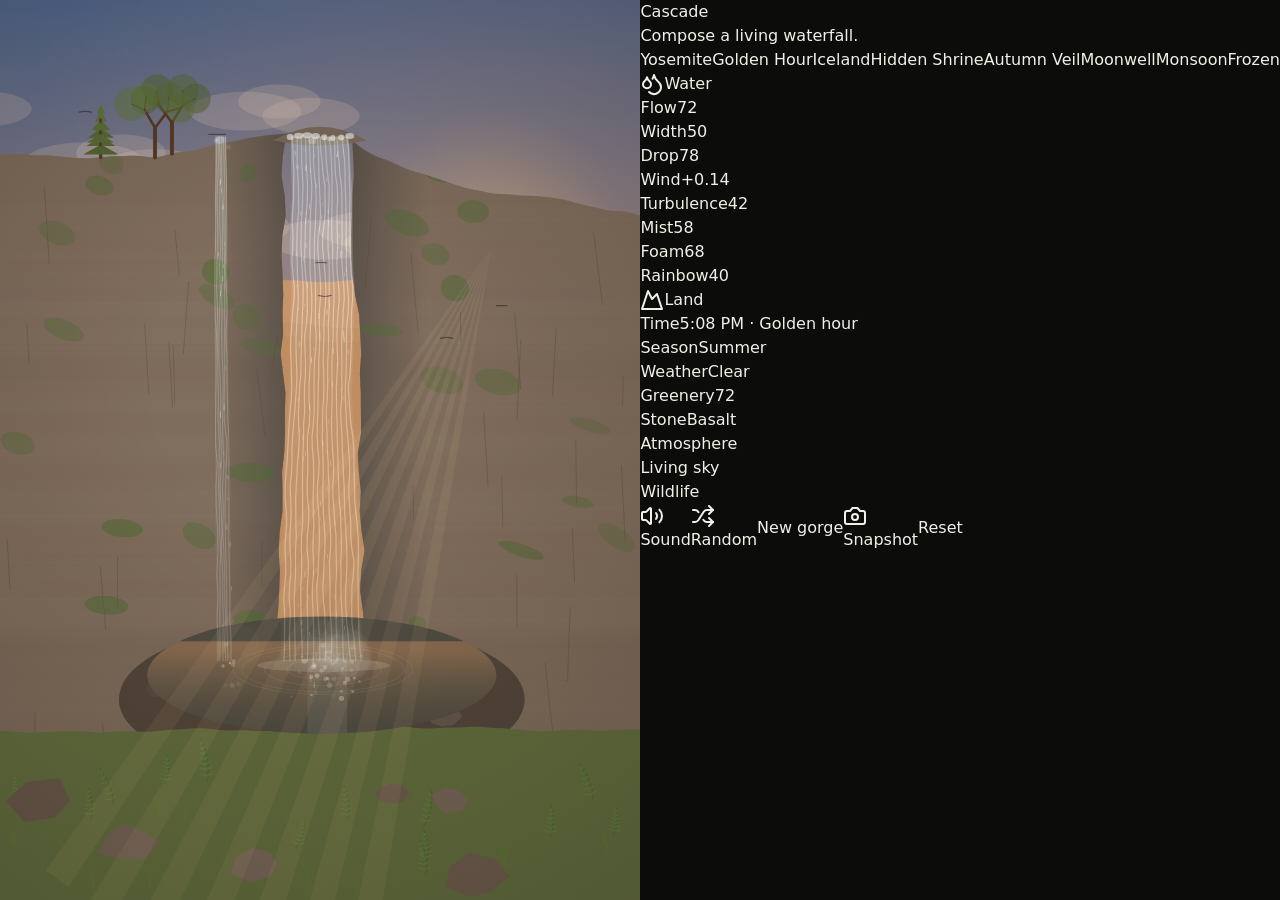
<file: docs/index.html>
<!doctype html>
<html lang="en" class="dark">
  <head>
    <meta charset="UTF-8" />
    <meta name="viewport" content="width=device-width, initial-scale=1, viewport-fit=cover" />
    <title>Cascade</title>
    <meta name="description" content="A living waterfall you compose in the browser." />
    <link rel="icon" type="image/svg+xml" href="./favicon.svg" />
    <link rel="preconnect" href="https://fonts.googleapis.com" />
    <link rel="preconnect" href="https://fonts.gstatic.com" crossorigin />
    <link
      rel="stylesheet"
      href="https://fonts.googleapis.com/css2?family=Cormorant+Garamond:wght@500;600;700&family=Outfit:wght@400;500;600&display=swap"
    />
    <script type="module" crossorigin src="./assets/index-cBtVhvYJ.js"></script>
    <link rel="stylesheet" crossorigin href="./assets/index-CmwkNiA4.css">
  </head>
  <body>
    <div id="app"></div>
  </body>
</html>
</file>
<file: docs/assets/index-CmwkNiA4.css>
/*! tailwindcss v4.3.3 | MIT License | https://tailwindcss.com */
@layer properties{@supports (((-webkit-hyphens:none)) and (not (margin-trim:inline))) or ((-moz-orient:inline) and (not (color:rgb(from red r g b)))){*,:before,:after,::backdrop{--tw-animation-delay:0s;--tw-animation-direction:normal;--tw-animation-duration:initial;--tw-animation-fill-mode:none;--tw-animation-iteration-count:1;--tw-enter-blur:0;--tw-enter-opacity:1;--tw-enter-rotate:0;--tw-enter-scale:1;--tw-enter-translate-x:0;--tw-enter-translate-y:0;--tw-exit-blur:0;--tw-exit-opacity:1;--tw-exit-rotate:0;--tw-exit-scale:1;--tw-exit-translate-x:0;--tw-exit-translate-y:0}}}@layer theme{:root,:host{--font-sans:"Figtree", ui-sans-serif, system-ui, sans-serif;--font-mono:ui-monospace, SFMono-Regular, Menlo, Monaco, Consolas, "Liberation Mono", "Courier New", monospace;--default-font-family:var(--font-sans);--default-mono-font-family:var(--font-mono);--color-bg:#0c0d0b;--color-fg:#f2efe6;--color-muted:#9a9588}}@layer base{*,:after,:before,::backdrop{box-sizing:border-box;border:0 solid;margin:0;padding:0}::file-selector-button{box-sizing:border-box;border:0 solid;margin:0;padding:0}html,:host{-webkit-text-size-adjust:100%;tab-size:4;line-height:1.5;font-family:var(--default-font-family,-apple-system, BlinkMacSystemFont, "Segoe UI", Roboto, "Helvetica Neue", "Noto Sans", Arial, sans-serif, "Apple Color Emoji", "Segoe UI Emoji", "Segoe UI Symbol", "Noto Color Emoji");font-feature-settings:var(--default-font-feature-settings,normal);font-variation-settings:var(--default-font-variation-settings,normal);-webkit-tap-highlight-color:transparent}hr{height:0;color:inherit;border-top-width:1px}abbr:where([title]){-webkit-text-decoration:underline dotted;text-decoration:underline dotted}h1,h2,h3,h4,h5,h6{font-size:inherit;font-weight:inherit}a{color:inherit;-webkit-text-decoration:inherit;-webkit-text-decoration:inherit;-webkit-text-decoration:inherit;-webkit-text-decoration:inherit;text-decoration:inherit}b,strong{font-weight:bolder}code,kbd,samp,pre{font-family:var(--default-mono-font-family,ui-monospace, SFMono-Regular, Menlo, Monaco, Consolas, "Liberation Mono", "Courier New", monospace);font-feature-settings:var(--default-mono-font-feature-settings,normal);font-variation-settings:var(--default-mono-font-variation-settings,normal);font-size:1em}small{font-size:80%}sub,sup{vertical-align:baseline;font-size:75%;line-height:0;position:relative}sub{bottom:-.25em}sup{top:-.5em}table{text-indent:0;border-color:inherit;border-collapse:collapse}:-moz-focusring:where(:not(iframe)){outline:auto}progress{vertical-align:baseline}summary{display:list-item}ol,ul,menu{list-style:none}img,svg,video,canvas,audio,iframe,embed,object{vertical-align:middle;display:block}img,video{max-width:100%;height:auto}button,input,select,optgroup,textarea{font:inherit;font-feature-settings:inherit;font-variation-settings:inherit;letter-spacing:inherit;color:inherit;opacity:1;background-color:#0000;border-radius:0}::file-selector-button{font:inherit;font-feature-settings:inherit;font-variation-settings:inherit;letter-spacing:inherit;color:inherit;opacity:1;background-color:#0000;border-radius:0}:where(select:is([multiple],[size])) optgroup{font-weight:bolder}:where(select:is([multiple],[size])) optgroup option{padding-inline-start:20px}::file-selector-button{margin-inline-end:4px}::placeholder{opacity:1}@supports (not ((-webkit-appearance:-apple-pay-button))) or (contain-intrinsic-size:1px){::placeholder{color:currentColor}@supports (color:color-mix(in lab, red, red)){::placeholder{color:color-mix(in oklab, currentcolor 50%, transparent)}}}textarea{resize:vertical}::-webkit-search-decoration{-webkit-appearance:none}::-webkit-date-and-time-value{min-height:1lh;text-align:inherit}::-webkit-datetime-edit{display:inline-flex}::-webkit-datetime-edit-fields-wrapper{padding:0}::-webkit-datetime-edit{padding-block:0}::-webkit-datetime-edit-year-field{padding-block:0}::-webkit-datetime-edit-month-field{padding-block:0}::-webkit-datetime-edit-day-field{padding-block:0}::-webkit-datetime-edit-hour-field{padding-block:0}::-webkit-datetime-edit-minute-field{padding-block:0}::-webkit-datetime-edit-second-field{padding-block:0}::-webkit-datetime-edit-millisecond-field{padding-block:0}::-webkit-datetime-edit-meridiem-field{padding-block:0}::-webkit-calendar-picker-indicator{line-height:1}:-moz-ui-invalid{box-shadow:none}button,input:where([type=button],[type=reset],[type=submit]){appearance:button}::file-selector-button{appearance:button}::-webkit-inner-spin-button{height:auto}::-webkit-outer-spin-button{height:auto}[hidden]:where(:not([hidden=until-found])){display:none!important}html{-webkit-font-smoothing:antialiased;-moz-osx-font-smoothing:grayscale}html,body,#app{background:var(--color-bg);min-height:100dvh;color:var(--color-fg)}button:not(:disabled),[role=button]:not(:disabled){cursor:pointer}h1,h2,h3{text-wrap:balance}p{text-wrap:pretty}.studio-shimmer{background-image:linear-gradient(90deg, #9a95888c 0%, var(--color-fg) 50%, #9a95888c 100%)}@supports (color:color-mix(in lab, red, red)){.studio-shimmer{background-image:linear-gradient(90deg, color-mix(in oklab, var(--color-muted) 55%, transparent) 0%, var(--color-fg) 50%, color-mix(in oklab, var(--color-muted) 55%, transparent) 100%)}}.studio-shimmer{color:#0000;background-size:200% 100%;-webkit-background-clip:text;background-clip:text;animation:1.4s linear infinite studio-shimmer}}@layer components;@layer utilities{.relative{position:relative}.flex{display:flex}.h-dvh{height:100dvh}.min-h-0{min-height:0}.min-w-0{min-width:0}.flex-1{flex:1}.overflow-hidden{overflow:hidden}.bg-bg{background-color:var(--color-bg)}.text-fg{color:var(--color-fg)}}@property --tw-animation-delay{syntax:"*";inherits:false;initial-value:0s}@property --tw-animation-direction{syntax:"*";inherits:false;initial-value:normal}@property --tw-animation-duration{syntax:"*";inherits:false}@property --tw-animation-fill-mode{syntax:"*";inherits:false;initial-value:none}@property --tw-animation-iteration-count{syntax:"*";inherits:false;initial-value:1}@property --tw-enter-blur{syntax:"*";inherits:false;initial-value:0}@property --tw-enter-opacity{syntax:"*";inherits:false;initial-value:1}@property --tw-enter-rotate{syntax:"*";inherits:false;initial-value:0}@property --tw-enter-scale{syntax:"*";inherits:false;initial-value:1}@property --tw-enter-translate-x{syntax:"*";inherits:false;initial-value:0}@property --tw-enter-translate-y{syntax:"*";inherits:false;initial-value:0}@property --tw-exit-blur{syntax:"*";inherits:false;initial-value:0}@property --tw-exit-opacity{syntax:"*";inherits:false;initial-value:1}@property --tw-exit-rotate{syntax:"*";inherits:false;initial-value:0}@property --tw-exit-scale{syntax:"*";inherits:false;initial-value:1}@property --tw-exit-translate-x{syntax:"*";inherits:false;initial-value:0}@property --tw-exit-translate-y{syntax:"*";inherits:false;initial-value:0}@keyframes studio-shimmer{0%{background-position:100% 0}to{background-position:-100% 0}}@media (prefers-reduced-motion:reduce){*,:before,:after{transition-duration:.01ms!important;animation-duration:.01ms!important;animation-iteration-count:1!important}}
</file>
